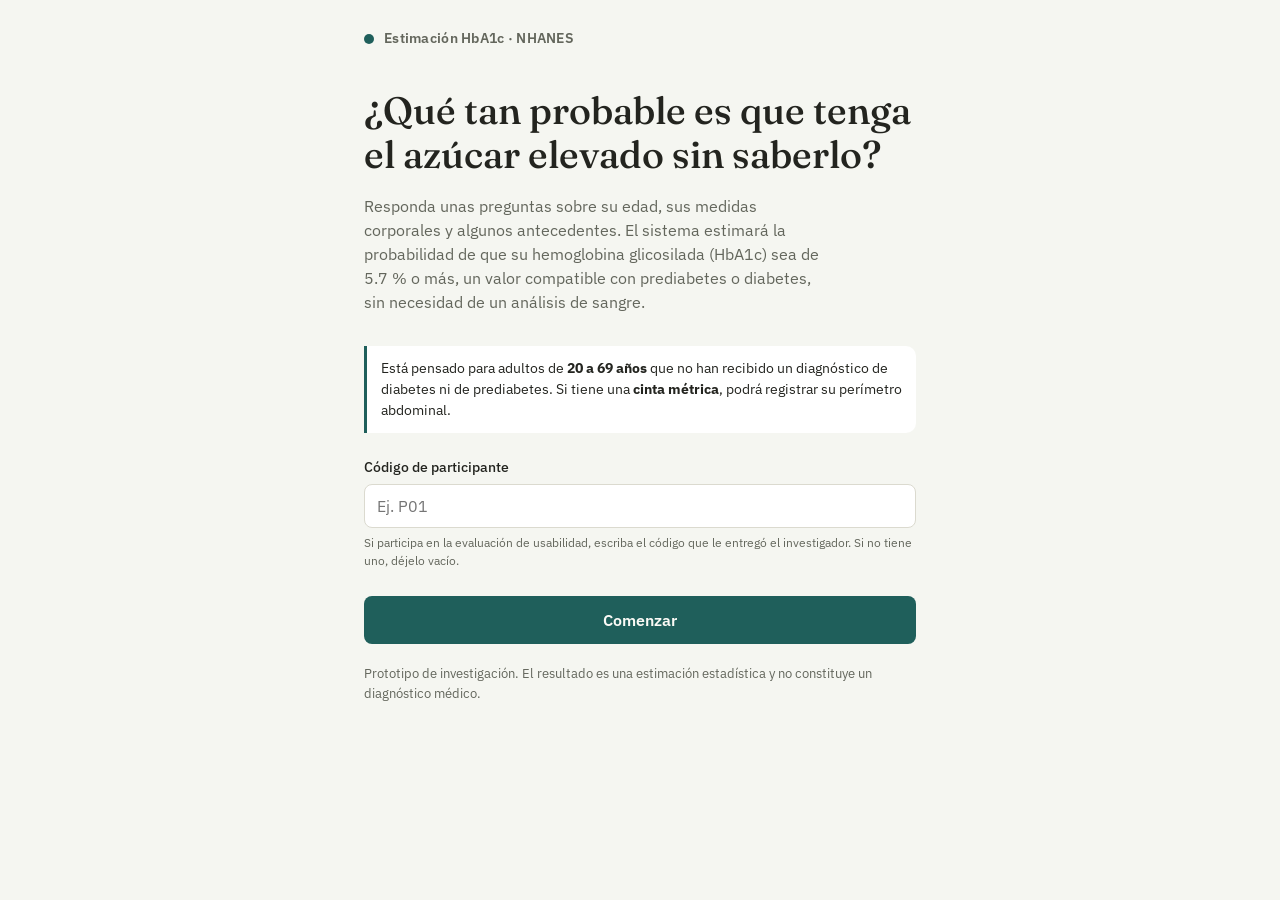
<file: frontend/index.html>
<!DOCTYPE html>
<html lang="es">

<head>
    <meta charset="UTF-8">
    <meta name="viewport" content="width=device-width, initial-scale=1.0">
    <title>Estimación de HbA1c elevada</title>
    <link rel="preconnect" href="https://fonts.googleapis.com">
    <link
        href="https://fonts.googleapis.com/css2?family=Fraunces:opsz,wght@9..144,400;9..144,500;9..144,600&family=IBM+Plex+Sans:wght@400;500;600&display=swap"
        rel="stylesheet">
    <link rel="stylesheet" href="css/style.css">
</head>

<body>

    <div class="wrap">

        <header class="masthead">
            <span class="masthead__mark" aria-hidden="true"></span>
            <span class="masthead__name">Estimación HbA1c · NHANES</span>
        </header>

        <!-- PANTALLA 1: INICIO -->
        <section id="screen-start" class="screen">
            <h1 class="display">¿Qué tan probable es que tenga el azúcar elevado sin saberlo?</h1>
            <p class="lede">
                Responda unas preguntas sobre su edad, sus medidas corporales y algunos antecedentes. El sistema
                estimará la probabilidad de que su hemoglobina glicosilada (HbA1c) sea de 5.7 % o más, un valor
                compatible con prediabetes o diabetes, sin necesidad de un análisis de sangre.
            </p>

            <p class="callout">
                Está pensado para adultos de <strong>20 a 69 años</strong> que no han recibido un diagnóstico de
                diabetes ni de prediabetes. Si tiene una <strong>cinta métrica</strong>, podrá registrar su
                perímetro abdominal.
            </p>

            <div class="field">
                <label for="codigo-participante">Código de participante</label>
                <input type="text" id="codigo-participante" placeholder="Ej. P01" maxlength="20" autocomplete="off">
                <span class="hint">Si participa en la evaluación de usabilidad, escriba el código que le entregó el investigador. Si no tiene uno, déjelo vacío.</span>
            </div>

            <button type="button" class="btn btn--primary" id="btn-start">Comenzar</button>

            <p class="disclaimer">
                Prototipo de investigación. El resultado es una estimación estadística y no constituye un
                diagnóstico médico.
            </p>
        </section>

        <!-- PANTALLA 2: PREGUNTA DE FILTRO -->
        <section id="screen-filter" class="screen" hidden>
            <h2 class="section-title">Antes de empezar</h2>
            <fieldset class="toggle-group">
                <legend>¿Algún médico le ha dicho que tiene diabetes, prediabetes o azúcar alta en la sangre, o usa
                    insulina o pastillas para la diabetes?</legend>
                <label class="toggle"><input type="radio" name="diagnostico_previo" value="1"><span>Sí</span></label>
                <label class="toggle"><input type="radio" name="diagnostico_previo" value="0"><span>No</span></label>
            </fieldset>
            <p class="error" id="filter-error" hidden>Seleccione una respuesta para continuar.</p>
            <button type="button" class="btn btn--primary" id="btn-filter">Continuar</button>
        </section>

        <!-- PANTALLA: FUERA DEL ALCANCE -->
        <section id="screen-out" class="screen" hidden>
            <h2 class="section-title">Este sistema no aplica a su caso</h2>
            <p class="result__explain" id="out-message">
                Este sistema no puede estimar su resultado, porque está pensado para personas sin diagnóstico previo de diabetes ni prediabetes y que no estén embarazadas. Si ya recibió un diagnóstico o está embarazada, siga los controles que le indique su profesional de salud.
            </p>
            <button type="button" class="btn btn--ghost btn-reset">Volver al inicio</button>
        </section>

        <!-- PANTALLA 3: FORMULARIO -->
        <form id="screen-form" class="screen" hidden>
            <h2 class="section-title">Datos generales</h2>
            <div class="grid">
                <div class="field">
                    <label for="edad">Edad (años)</label>
                    <input type="number" id="edad" min="20" max="69" step="1" required>
                    <span class="hint">Entre 20 y 69 años</span>
                </div>
                <div class="field">
                    <label for="sexo">Sexo</label>
                    <select id="sexo" required>
                        <option value="" selected disabled>Seleccione</option>
                        <option value="femenino">Mujer</option>
                        <option value="masculino">Hombre</option>
                    </select>
                </div>
            </div>

            <fieldset class="toggle-group" id="grupo-embarazo" hidden>
                <legend>¿Está embarazada actualmente?</legend>
                <label class="toggle"><input type="radio" name="embarazo" value="1"><span>Sí</span></label>
                <label class="toggle"><input type="radio" name="embarazo" value="0"><span>No</span></label>
                <span class="hint">El sistema no realiza la estimación durante el embarazo: en esa etapa la HbA1c disminuye de
                    forma natural y el modelo se desarrolló sin mujeres embarazadas.</span>
            </fieldset>

            <hr class="rule">

            <h2 class="section-title">Medidas corporales</h2>
            <div class="grid">
                <div class="field">
                    <label for="peso">Peso (kg)</label>
                    <input type="number" id="peso" min="30" max="250" step="0.1" required>
                </div>
                <div class="field">
                    <label for="talla">Talla (cm)</label>
                    <input type="number" id="talla" min="120" max="220" step="0.1" required>
                </div>
                <div class="field">
                    <label>Índice de masa corporal (IMC)</label>
                    <div class="imc-display" id="imc-display">—</div>
                    <span class="hint">Se calcula automáticamente a partir de su peso y talla</span>
                </div>
                <div class="field">
                    <label for="cintura">Perímetro abdominal (cm) <span class="optional">(opcional)</span></label>
                    <input type="number" id="cintura" min="50" max="180" step="0.1">
                    <span class="hint hint--destacado"><strong>Le recomendamos medirlo:</strong> mejora la estimación.</span>
                    <span class="hint">De pie, con la cinta alrededor de la cintura a la altura del ombligo, sin
                        ajustarla. Si no puede medirlo, déjelo vacío.</span>
                </div>
            </div>

            <hr class="rule">

            <h2 class="section-title">Antecedentes y hábitos</h2>

            <fieldset class="toggle-group">
                <legend>¿Algún médico u otro profesional de salud le ha dicho que tiene presión alta (hipertensión)?</legend>
                <label class="toggle"><input type="radio" name="hipertension" value="1" required><span>Sí</span></label>
                <label class="toggle"><input type="radio" name="hipertension" value="0"><span>No</span></label>
            </fieldset>

            <fieldset class="toggle-group">
                <legend>¿Su padre, su madre o algún hermano o hermana ha sido diagnosticado con diabetes?</legend>
                <label class="toggle"><input type="radio" name="familiar_diabetes" value="1" required><span>Sí</span></label>
                <label class="toggle"><input type="radio" name="familiar_diabetes" value="0"><span>No</span></label>
                <label class="toggle"><input type="radio" name="familiar_diabetes" value="ns"><span>No sé</span></label>
            </fieldset>

            <fieldset class="toggle-group">
                <legend>En una semana típica, ¿practica deportes, ejercicios o actividades recreativas moderadas o
                    vigorosas (por ejemplo, caminar a paso rápido, nadar, montar bicicleta, jugar fútbol) durante al
                    menos 10 minutos seguidos?</legend>
                <label class="toggle"><input type="radio" name="actividad_fisica" value="1" required><span>Sí</span></label>
                <label class="toggle"><input type="radio" name="actividad_fisica" value="0"><span>No</span></label>
                <span class="hint">Considere solo las actividades de su tiempo libre, no las de su trabajo ni sus traslados.
                    Por ejemplo, un conductor que no hace ejercicio fuera de su trabajo debe responder «No».</span>
            </fieldset>

            <fieldset class="toggle-group">
                <legend>¿Fuma cigarrillos actualmente, ya sea todos los días o algunos días?</legend>
                <label class="toggle"><input type="radio" name="fuma" value="1" required><span>Sí</span></label>
                <label class="toggle"><input type="radio" name="fuma" value="0"><span>No</span></label>
            </fieldset>

            <p class="error" id="form-error" hidden></p>

            <button type="button" class="btn btn--primary" id="btn-submit">Obtener estimación</button>
        </form>

        <!-- PANTALLA 4: RESULTADO -->
        <section id="screen-result" class="screen" hidden>
            <h2 class="section-title">Su resultado</h2>

            <div class="result">
                <svg class="gauge" viewBox="0 0 120 120" aria-hidden="true">
                    <circle class="gauge__track" cx="60" cy="60" r="54"></circle>
                    <circle class="gauge__value gauge__value--neutral" id="gauge-value" cx="60" cy="60" r="54"></circle>
                </svg>
                <div class="result__figures">
                    <span class="result__pct" id="result-pct">0%</span>
                    <span class="result__caption">Probabilidad estimada de HbA1c ≥ 5.7 %</span>
                    <span class="result__interval" id="result-interval"></span>
                </div>
            </div>

            <p class="callout" id="result-aviso-edad" hidden></p>
            <p class="result__explain" id="result-message"></p>
            <p class="result__reference" id="result-reference"></p>
            <p class="section-note" id="result-nota-intervalo"></p>

            <hr class="rule">

            <h3 class="subsection-title">Qué datos influyeron más en su estimación</h3>
            <ul class="factores" id="result-factores"></ul>
            <p class="section-note" id="result-nota"></p>

            <hr class="rule">

            <h3 class="subsection-title">Recomendaciones</h3>
            <ol class="recomendaciones" id="result-recomendaciones"></ol>
            <p class="section-note" id="result-nota-recomendaciones"></p>

            <p class="result__meta" id="result-meta"></p>

            <button type="button" class="btn btn--ghost btn-reset">Nueva evaluación</button>
            <a href="sus.html" id="link-sus" class="btn btn--primary btn--link">Complete la encuesta de usabilidad</a>
        </section>

    </div>

    <script src="js/config.js"></script>
    <script src="js/app.js"></script>
</body>

</html>
</file>
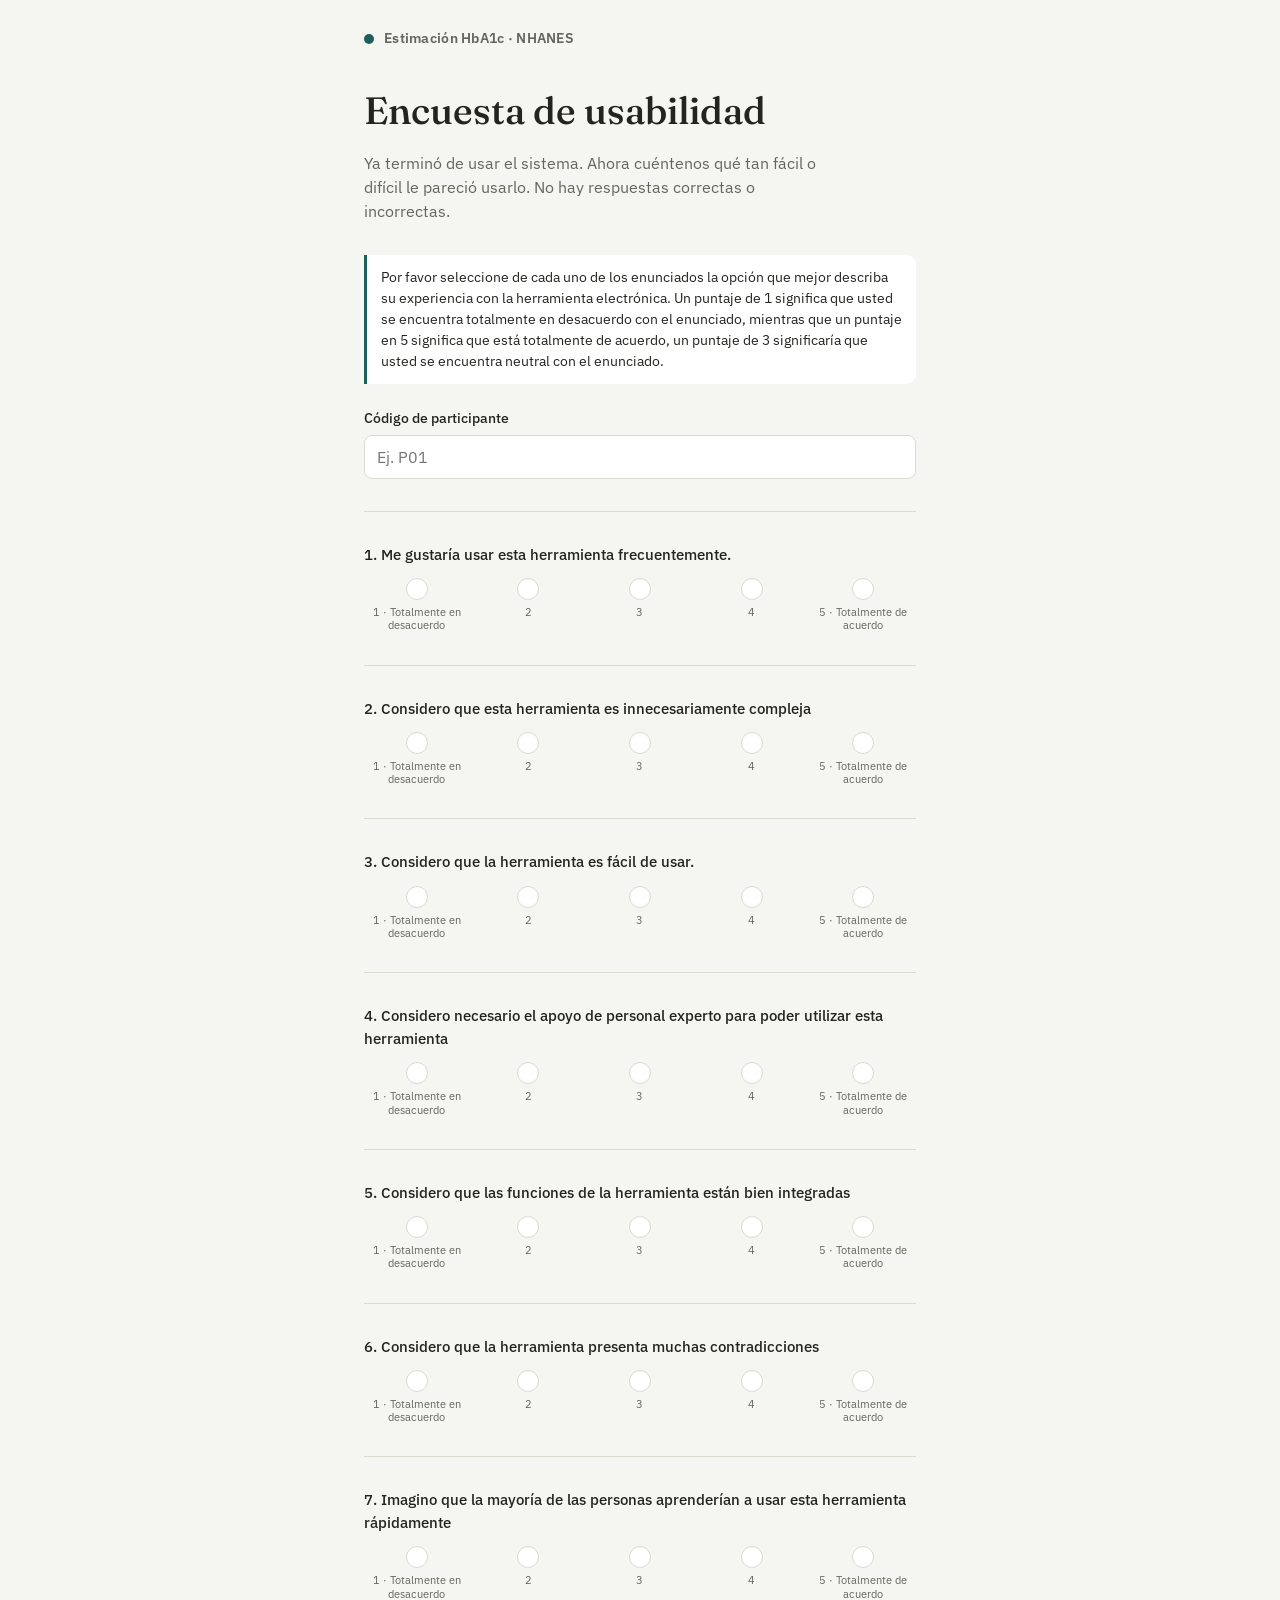
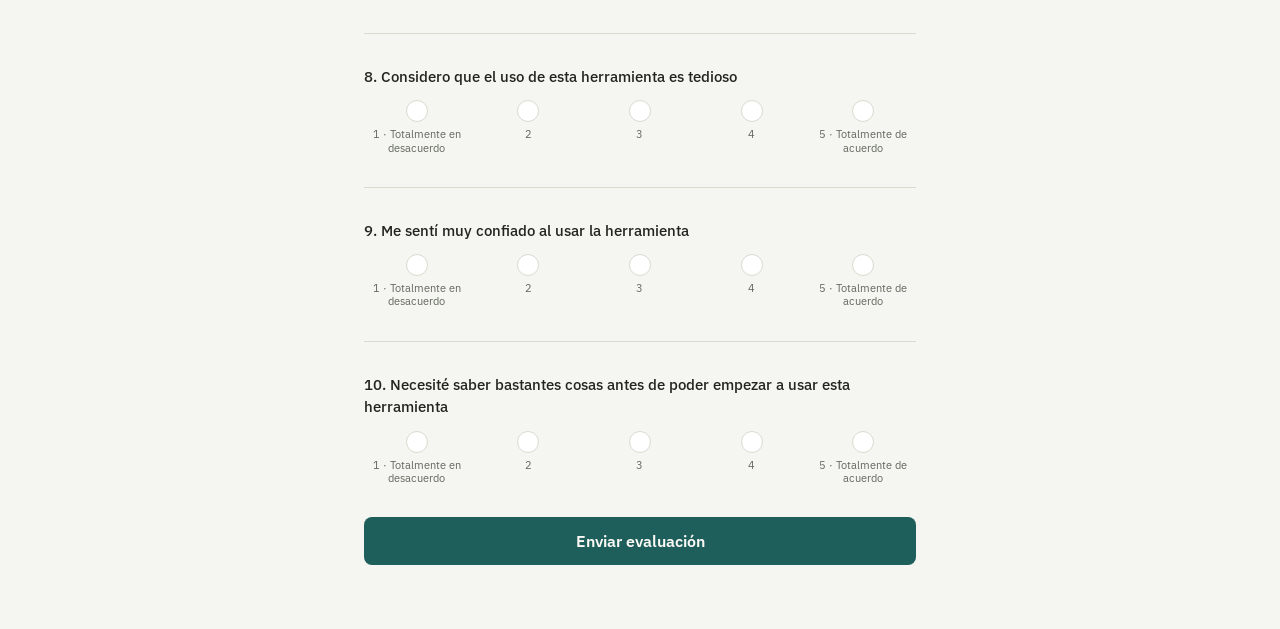
<file: frontend/sus.html>
<!DOCTYPE html>
<html lang="es">

<head>
  <meta charset="UTF-8">
  <meta name="viewport" content="width=device-width, initial-scale=1.0">
  <title>Encuesta de usabilidad · Estimación DM</title>
  <link rel="preconnect" href="https://fonts.googleapis.com">
  <link
    href="https://fonts.googleapis.com/css2?family=Fraunces:opsz,wght@9..144,400;9..144,500;9..144,600&family=IBM+Plex+Sans:wght@400;500;600&display=swap"
    rel="stylesheet">
  <link rel="stylesheet" href="css/style.css">
</head>

<body>

  <div class="wrap">

    <header class="masthead">
      <span class="masthead__mark" aria-hidden="true"></span>
      <span class="masthead__name">Estimación HbA1c · NHANES</span>
    </header>

    <!-- PANTALLA 1: ENCUESTA -->
    <section id="screen-survey" class="screen">
      <h1 class="display">Encuesta de usabilidad</h1>
      <p class="lede">
        Ya terminó de usar el sistema. Ahora cuéntenos qué tan fácil o difícil le
        pareció usarlo. No hay respuestas correctas o incorrectas.
      </p>

      <!-- Instrucción de la versión validada (Sevilla-Gonzalez et al., 2020), sin cambios -->
      <p class="callout">
        Por favor seleccione de cada uno de los enunciados la opción que mejor describa su experiencia con la herramienta electrónica. Un puntaje de 1 significa que usted se encuentra totalmente en desacuerdo con el enunciado, mientras que un puntaje en 5 significa que está totalmente de acuerdo, un puntaje de 3 significaría que usted se encuentra neutral con el enunciado.
      </p>

      <div class="field">
        <label for="codigo-participante">Código de participante</label>
        <input type="text" id="codigo-participante" placeholder="Ej. P01" autocomplete="off">
      </div>

      <hr class="rule">

      <form id="sus-form"></form>

      <p class="error" id="survey-error" hidden></p>

      <button type="button" class="btn btn--primary" id="btn-submit-sus">Enviar evaluación</button>
    </section>

    <!-- PANTALLA 2: RESULTADO -->
    <section id="screen-thanks" class="screen" hidden>
      <h2 class="section-title">¡Gracias por su evaluación!</h2>
      <div class="result">
        <svg class="gauge" viewBox="0 0 120 120" aria-hidden="true">
          <circle class="gauge__track" cx="60" cy="60" r="54"></circle>
          <circle class="gauge__value" id="gauge-value" cx="60" cy="60" r="54"></circle>
        </svg>
        <div class="result__figures">
          <span class="result__pct" id="sus-pct">0</span>
          <span class="result__label" id="sus-label">Calculando…</span>
        </div>
      </div>
      <p class="result__explain">Su puntaje de usabilidad (escala SUS, 0 a 100) ya quedó registrado junto a sus
        evaluaciones.</p>
      <a href="index.html" class="btn btn--ghost"
        style="display:block;text-decoration:none;box-sizing:border-box;">Volver al inicio</a>
    </section>

  </div>

  <script src="js/config.js"></script>
  <script src="js/sus.js"></script>
</body>

</html>
</file>
<file: frontend/css/style.css>
:root {
    --bg: #F5F6F1;
    --surface: #FFFFFF;
    --ink: #23241F;
    --ink-muted: #63665C;
    --line: #DBDACF;
    --primary: #1F5F5B;
    --primary-hover: #174A47;
    --on-primary: #FBFAF6;

    --risk-low: #3E7D51;
    --risk-low-bg: #E7F1E6;
    --risk-mid: #A9781E;
    --risk-mid-bg: #F4EAD4;
    --risk-high: #AA4A34;
    --risk-high-bg: #F3E0D8;

    --radius: 10px;
    --font-display: 'Fraunces', serif;
    --font-body: 'IBM Plex Sans', -apple-system, sans-serif;
}

* {
    box-sizing: border-box;
}

body {
    margin: 0;
    background: var(--bg);
    color: var(--ink);
    font-family: var(--font-body);
    line-height: 1.5;
    -webkit-font-smoothing: antialiased;
}

.wrap {
    max-width: 600px;
    margin: 0 auto;
    padding: 28px 24px 64px;
}

.masthead {
    display: flex;
    align-items: center;
    gap: 10px;
    margin-bottom: 40px;
}

.masthead__mark {
    width: 10px;
    height: 10px;
    border-radius: 50%;
    background: var(--primary);
    flex-shrink: 0;
}

.masthead__name {
    font-family: var(--font-body);
    font-weight: 600;
    font-size: 14px;
    color: var(--ink-muted);
    letter-spacing: 0.02em;
}

.display {
    font-family: var(--font-display);
    font-weight: 500;
    font-size: clamp(28px, 6vw, 38px);
    line-height: 1.15;
    margin: 0 0 18px;
    color: var(--ink);
}

.lede {
    font-size: 16px;
    color: var(--ink-muted);
    max-width: 46ch;
    margin: 0 0 32px;
}

.section-title {
    font-family: var(--font-display);
    font-weight: 500;
    font-size: 22px;
    margin: 0 0 4px;
}

.section-note {
    color: var(--ink-muted);
    font-size: 14px;
    margin: 0 0 20px;
}

.rule {
    border: none;
    border-top: 1px solid var(--line);
    margin: 32px 0;
}

.grid {
    display: grid;
    grid-template-columns: 1fr 1fr;
    gap: 18px 16px;
    margin-bottom: 8px;
}

.field {
    display: flex;
    flex-direction: column;
    gap: 6px;
    margin-bottom: 18px;
}

.field label {
    font-size: 14px;
    font-weight: 500;
    color: var(--ink);
}

.field input,
.field select {
    font-family: var(--font-body);
    font-size: 16px;
    padding: 11px 12px;
    border: 1px solid var(--line);
    border-radius: 8px;
    background: var(--surface);
    color: var(--ink);
}

.field input:focus,
.field select:focus,
.toggle input:focus-visible+span {
    outline: 2px solid var(--primary);
    outline-offset: 1px;
}

/* Aclaraciones dentro de las preguntas Sí/No: ocupan toda la fila */
.toggle-group .hint {
    flex-basis: 100%;
}

.hint--destacado {
    display: block;
    padding: 6px 10px;
    border-left: 3px solid var(--primary);
    background: var(--surface);
    color: var(--ink);
}

.hint {
    font-size: 12px;
    color: var(--ink-muted);
}

.imc-display {
    font-family: var(--font-body);
    font-size: 20px;
    font-weight: 600;
    padding: 11px 12px;
    border: 1px dashed var(--line);
    border-radius: 8px;
    background: var(--bg);
    color: var(--primary);
}

.toggle-group {
    border: none;
    padding: 0;
    margin: 0 0 20px;
    display: flex;
    align-items: center;
    justify-content: space-between;
    gap: 16px;
    flex-wrap: wrap;
}

.toggle-group legend {
    font-size: 15px;
    padding: 0;
    margin-bottom: 8px;
    width: 100%;
}

.toggle {
    position: relative;
    display: inline-flex;
}

.toggle input {
    position: absolute;
    opacity: 0;
}

.toggle span {
    padding: 8px 20px;
    border: 1px solid var(--line);
    border-radius: 999px;
    font-size: 14px;
    color: var(--ink-muted);
    cursor: pointer;
}

.toggle input:checked+span {
    background: var(--primary);
    border-color: var(--primary);
    color: var(--on-primary);
}

.btn {
    display: inline-block;
    width: 100%;
    padding: 14px 20px;
    border-radius: 8px;
    border: none;
    font-family: var(--font-body);
    font-size: 16px;
    font-weight: 600;
    cursor: pointer;
    text-align: center;
    margin-top: 8px;
}

.btn--primary {
    background: var(--primary);
    color: var(--on-primary);
}

.btn--primary:hover {
    background: var(--primary-hover);
}

.btn--ghost {
    background: transparent;
    color: var(--primary);
    border: 1px solid var(--line);
}

.disclaimer {
    font-size: 13px;
    color: var(--ink-muted);
    margin-top: 20px;
}

.error {
    color: var(--risk-high);
    font-size: 14px;
    margin: -6px 0 12px;
}

/* Resultado */
.result {
    display: flex;
    align-items: center;
    gap: 24px;
    margin: 12px 0 20px;
}

.gauge {
    width: 120px;
    height: 120px;
    flex-shrink: 0;
    transform: rotate(-90deg);
}

.gauge__track {
    fill: none;
    stroke: var(--line);
    stroke-width: 10;
}

.gauge__value {
    fill: none;
    stroke: var(--risk-low);
    stroke-width: 10;
    stroke-linecap: round;
    stroke-dasharray: 339.3 339.3;
    stroke-dashoffset: 339.3;
    transition: stroke-dashoffset 0.8s ease, stroke 0.3s ease;
}

.result__figures {
    display: flex;
    flex-direction: column;
    gap: 4px;
}

.result__pct {
    font-family: var(--font-display);
    font-size: 42px;
    font-weight: 500;
    line-height: 1;
}

.result__label {
    display: inline-block;
    padding: 5px 12px;
    border-radius: 999px;
    font-size: 13px;
    font-weight: 600;
    width: fit-content;
}

.result__label--bajo {
    background: var(--risk-low-bg);
    color: var(--risk-low);
}

.result__label--moderado {
    background: var(--risk-mid-bg);
    color: var(--risk-mid);
}

.result__label--alto {
    background: var(--risk-high-bg);
    color: var(--risk-high);
}

.result__explain {
    font-size: 15px;
    color: var(--ink);
    max-width: 48ch;
}

.result__meta {
    font-size: 13px;
    color: var(--ink-muted);
    margin-bottom: 28px;
}

/* Resultado de la estimacion: sin colores de riesgo, porque no hay categorias de riesgo */
.gauge__value--neutral {
    stroke: var(--primary);
}

.result__caption {
    font-size: 14px;
    color: var(--ink-muted);
}

.result__reference {
    font-size: 14px;
    color: var(--ink-muted);
    max-width: 52ch;
}

.subsection-title {
    font-family: var(--font-display);
    font-weight: 500;
    font-size: 18px;
    margin: 0 0 12px;
}

.factores {
    list-style: none;
    padding: 0;
    margin: 0 0 16px;
    border: 1px solid var(--line);
    border-radius: var(--radius);
    background: var(--surface);
}

.factor {
    display: grid;
    grid-template-columns: 1fr auto;
    gap: 2px 12px;
    padding: 12px 14px;
}

.factor + .factor {
    border-top: 1px solid var(--line);
}

.factor__nombre {
    font-weight: 500;
}

.factor__valor {
    grid-column: 1;
    font-size: 13px;
    color: var(--ink-muted);
}

.factor__efecto {
    grid-column: 2;
    grid-row: 1 / span 2;
    align-self: center;
    font-size: 13px;
    padding: 4px 10px;
    border-radius: 999px;
    border: 1px solid var(--line);
    color: var(--ink-muted);
}

.factor__efecto--aumenta {
    color: var(--primary);
    border-color: var(--primary);
}

/* El atributo hidden debe ganar a las reglas display de los componentes (p. ej. .toggle-group) */
[hidden] {
    display: none !important;
}

.result__interval {
    font-size: 13px;
    color: var(--ink-muted);
}

.recomendaciones {
    padding: 0;
    margin: 0 0 16px;
    list-style: none;
    counter-reset: rec;
}

.recomendacion {
    counter-increment: rec;
    padding: 14px 14px 12px 44px;
    position: relative;
    border: 1px solid var(--line);
    border-radius: var(--radius);
    background: var(--surface);
}

.recomendacion + .recomendacion {
    margin-top: 10px;
}

.recomendacion::before {
    content: counter(rec);
    position: absolute;
    left: 14px;
    top: 14px;
    width: 20px;
    height: 20px;
    border-radius: 50%;
    background: var(--primary);
    color: var(--on-primary);
    font-size: 12px;
    font-weight: 600;
    display: grid;
    place-items: center;
}

.recomendacion__titulo {
    font-weight: 500;
}

.recomendacion__texto {
    font-size: 14px;
    margin: 4px 0 8px;
    line-height: 1.5;
}

.recomendacion__fuentes {
    font-size: 12px;
    color: var(--ink-muted);
}

.recomendacion__fuentes summary {
    cursor: pointer;
}

.recomendacion__fuentes ul {
    margin: 6px 0 0;
    padding-left: 18px;
    overflow-wrap: anywhere;
}

.callout {
    font-size: 14px;
    padding: 12px 14px;
    border-left: 3px solid var(--primary);
    background: var(--surface);
    border-radius: 0 var(--radius) var(--radius) 0;
    margin: 0 0 24px;
}

.optional {
    font-weight: 400;
    color: var(--ink-muted);
}

.btn--link {
    display: block;
    text-decoration: none;
    box-sizing: border-box;
    margin-top: 10px;
}

.btn--link[hidden] {
    display: none;
}

@media (max-width: 460px) {
    .grid {
        grid-template-columns: 1fr;
    }

    .result {
        flex-direction: column;
        align-items: flex-start;
    }
}

/* Encuesta SUS: preguntas tipo Likert */
.likert {
    border: none;
    padding: 0;
    margin: 0 0 24px;
}

.likert legend {
    font-size: 15px;
    font-weight: 500;
    padding: 0;
    margin-bottom: 12px;
}

.likert__scale {
    display: flex;
    justify-content: space-between;
    gap: 6px;
}

.likert__option {
    display: flex;
    flex-direction: column;
    align-items: center;
    gap: 6px;
    flex: 1;
    cursor: pointer;
    text-align: center;
}

.likert__option input {
    position: absolute;
    opacity: 0;
}

.likert__dot {
    width: 22px;
    height: 22px;
    border-radius: 50%;
    border: 1px solid var(--line);
    background: var(--surface);
}

.likert__option input:checked+.likert__dot {
    background: var(--primary);
    border-color: var(--primary);
    box-shadow: 0 0 0 3px rgba(31, 95, 91, 0.15);
}

.likert__option input:focus-visible+.likert__dot {
    outline: 2px solid var(--primary);
    outline-offset: 2px;
}

.likert__text {
    font-size: 11px;
    color: var(--ink-muted);
    line-height: 1.2;
}

@media (max-width: 460px) {
    .likert__scale {
        gap: 4px;
    }

    .likert__text {
        font-size: 9px;
    }
}
</file>
